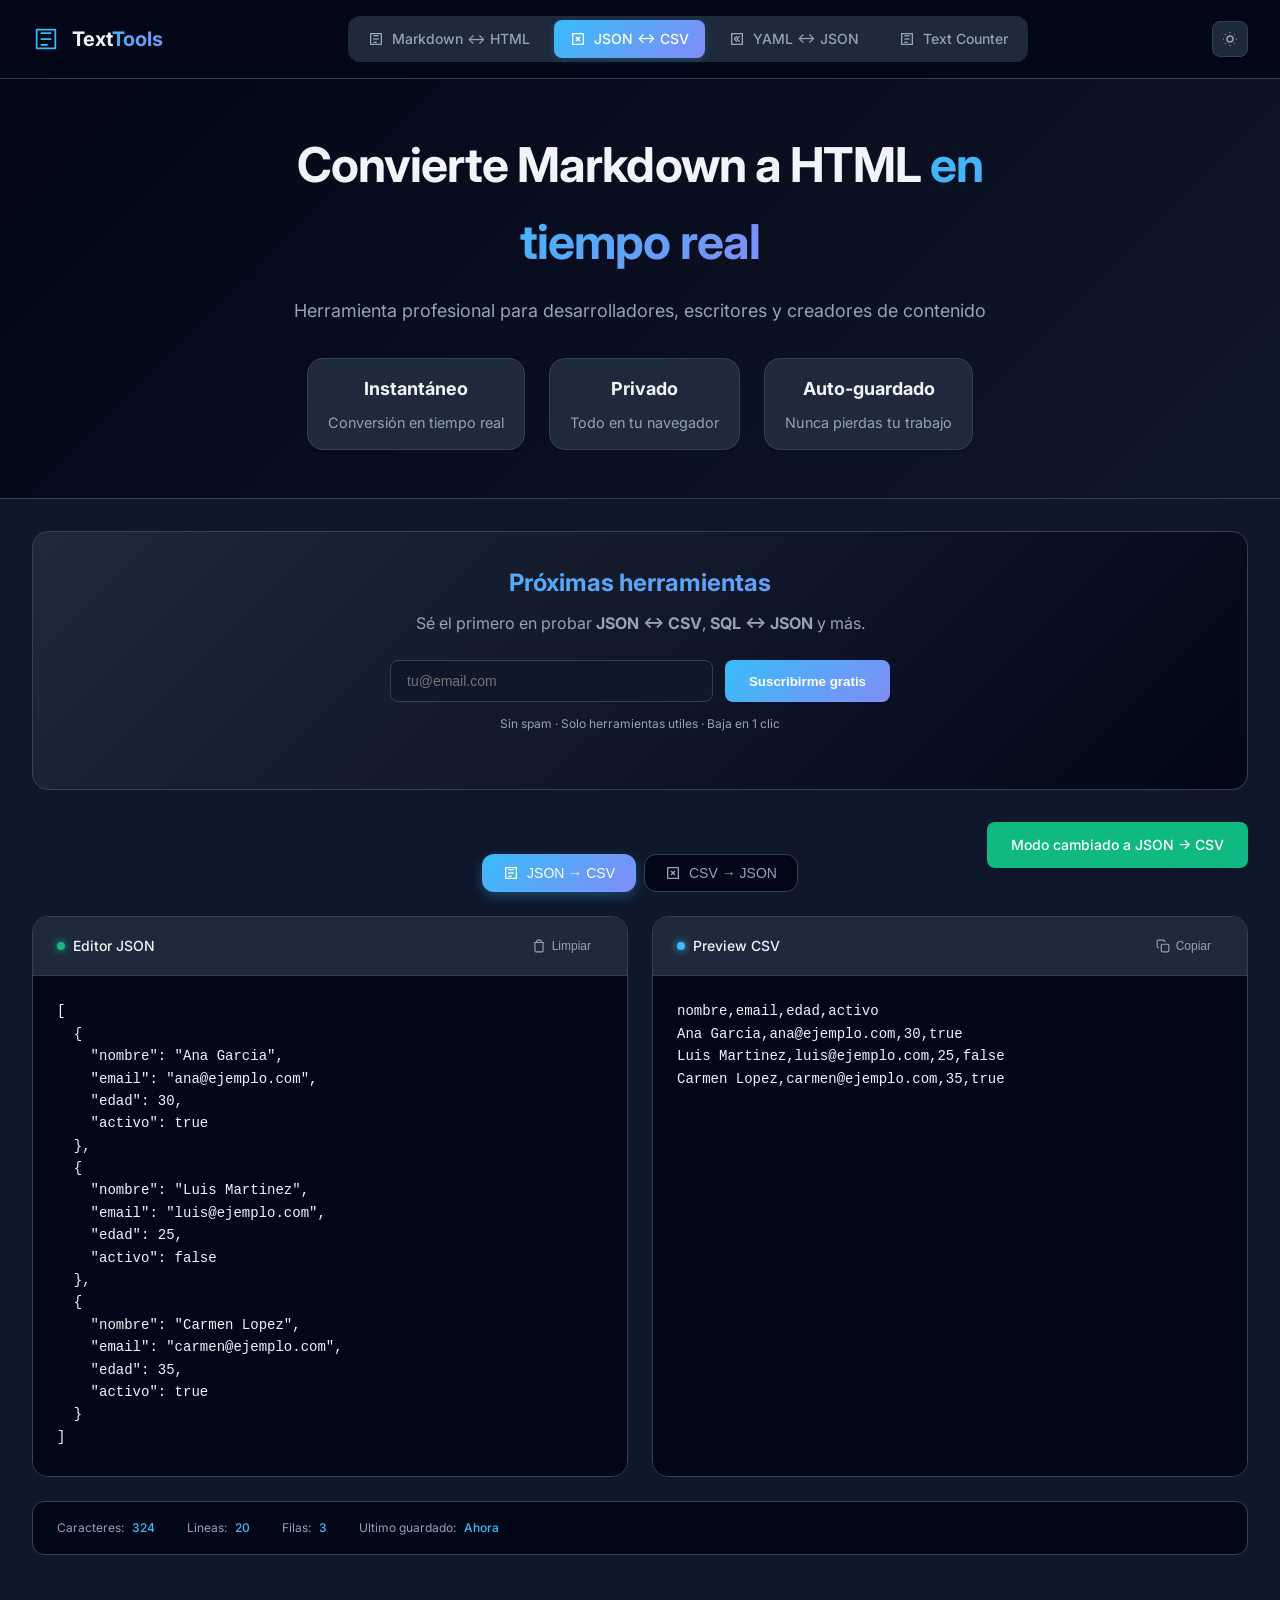
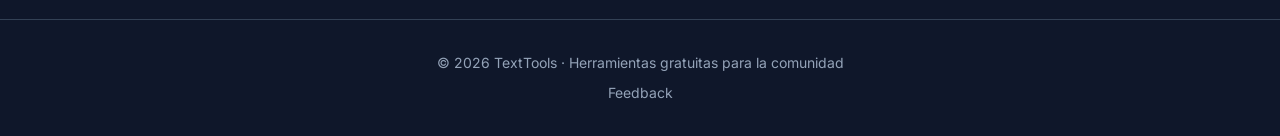
<file: json-csv.html>
<!DOCTYPE html>
<html lang="es">
<head>
    <meta charset="UTF-8">
    <meta name="viewport" content="width=device-width, initial-scale=1.0">
    <meta name="description" content="Convierte JSON a CSV y CSV a JSON. Herramienta gratuita para desarrolladores.">
    <meta name="author" content="TextTools">
    <title>JSON a CSV · TextTools</title>
    <link rel="preconnect" href="https://fonts.googleapis.com">
    <link rel="preconnect" href="https://fonts.gstatic.com" crossorigin>
    <link href="https://fonts.googleapis.com/css2?family=Inter:opsz,wght@14..32,300;14..32,400;14..32,500;14..32,600;14..32,700&display=swap" rel="stylesheet">
    <link rel="stylesheet" href="style.css">
</head>
<body>
    <nav class="navbar">
        <div class="nav-container">
            <div class="logo">
                <svg width="28" height="28" viewBox="0 0 24 24" fill="none" xmlns="http://www.w3.org/2000/svg">
                    <path d="M4 4H20V20H4V4Z" stroke="currentColor" stroke-width="1.5" stroke-linecap="round" stroke-linejoin="round"/>
                    <path d="M8 7H16" stroke="currentColor" stroke-width="1.5" stroke-linecap="round"/>
                    <path d="M8 12H16" stroke="currentColor" stroke-width="1.5" stroke-linecap="round"/>
                    <path d="M8 17H13" stroke="currentColor" stroke-width="1.5" stroke-linecap="round"/>
                </svg>
                <span>Text<span class="highlight">Tools</span></span>
            </div>
            
            <div class="nav-links">
                <a href="/" class="nav-link" data-tool="markdown">
                    <svg width="16" height="16" viewBox="0 0 24 24" fill="none" stroke="currentColor" stroke-width="2">
                        <path d="M4 4H20V20H4V4Z"/>
                        <path d="M8 7H16"/>
                        <path d="M8 12H16"/>
                        <path d="M8 17H13"/>
                    </svg>
                    Markdown ↔ HTML
                </a>
                <a href="/json-csv.html" class="nav-link" data-tool="json-csv">
                    <svg width="16" height="16" viewBox="0 0 24 24" fill="none" stroke="currentColor" stroke-width="2">
                        <path d="M4 4H20V20H4V4Z"/>
                        <path d="M9 9L15 15"/>
                        <path d="M15 9L9 15"/>
                    </svg>
                    JSON ↔ CSV
                </a>
                <a href="/yaml-json.html" class="nav-link" data-tool="yaml-json">
                    <svg width="16" height="16" viewBox="0 0 24 24" fill="none" stroke="currentColor" stroke-width="2">
                        <path d="M4 4H20V20H4V4Z"/>
                        <path d="M12 8L8 12L12 16"/>
                        <path d="M16 8L12 12L16 16"/>
                    </svg>
                    YAML ↔ JSON
                </a>
                <a href="/text-counter.html" class="nav-link" data-tool="text-counter">
                    <svg width="16" height="16" viewBox="0 0 24 24" fill="none" stroke="currentColor" stroke-width="2">
                        <path d="M4 4H20V20H4V4Z"/>
                        <path d="M8 7H16"/>
                        <path d="M8 12H16"/>
                        <path d="M8 17H13"/>
                    </svg>
                    Text Counter
                </a>
            </div>
            
            <div class="nav-actions">
                <button class="btn-icon" id="themeToggle" aria-label="Cambiar tema">
                    <svg width="18" height="18" viewBox="0 0 24 24" fill="none" stroke="currentColor" stroke-width="2">
                        <path d="M12 3v1m0 16v1m9-9h-1M4 12H3m15.364 6.364l-.707-.707M6.343 6.343l-.707-.707m12.728 0l-.707.707M6.343 17.657l-.707.707M16 12a4 4 0 11-8 0 4 4 0 018 0z"/>
                    </svg>
                </button>
            </div>
        </div>
    </nav>

    <section class="hero">
        <div class="hero-content">
            <h1>Convierte Markdown a HTML <span class="gradient">en tiempo real</span></h1>
            <p>Herramienta profesional para desarrolladores, escritores y creadores de contenido</p>
            <div class="hero-stats">
                <div class="stat">
                    <span class="stat-value">Instantáneo</span>
                    <span class="stat-label">Conversión en tiempo real</span>
                </div>
                <div class="stat">
                    <span class="stat-value">Privado</span>
                    <span class="stat-label">Todo en tu navegador</span>
                </div>
                <div class="stat">
                    <span class="stat-value">Auto-guardado</span>
                    <span class="stat-label">Nunca pierdas tu trabajo</span>
                </div>
            </div>
        </div>
    </section>

    <section class="email-capture">
        <div class="email-container">
            <div class="email-content">
                <h3>Próximas herramientas</h3>
                <p>Sé el primero en probar <strong>JSON ↔ CSV</strong>, <strong>SQL ↔ JSON</strong> y más.</p>
                <form action="https://buttondown.email/api/emails/embed-subscribe/macs" method="post" target="_blank" class="email-form">
                    <div class="form-group">
                        <input type="email" name="email" id="bd-email" placeholder="tu@email.com" required>
                        <button type="submit" class="btn-subscribe">
                            Suscribirme gratis
                        </button>
                    </div>
                    <p class="form-note">Sin spam · Solo herramientas utiles · Baja en 1 clic</p>
                </form>
            </div>
        </div>
    </section>

    <main class="main-container">
        <div class="mode-selector">
            <button class="mode-btn active" data-mode="json-to-csv">
                <svg width="16" height="16" viewBox="0 0 24 24" fill="none" stroke="currentColor" stroke-width="2">
                    <path d="M4 4H20V20H4V4Z"/>
                    <path d="M8 7H16"/>
                    <path d="M8 12H16"/>
                    <path d="M8 17H13"/>
                </svg>
                JSON → CSV
            </button>
            <button class="mode-btn" data-mode="csv-to-json">
                <svg width="16" height="16" viewBox="0 0 24 24" fill="none" stroke="currentColor" stroke-width="2">
                    <path d="M4 4H20V20H4V4Z"/>
                    <path d="M9 9L15 15"/>
                    <path d="M15 9L9 15"/>
                </svg>
                CSV → JSON
            </button>
        </div>

        <div class="editor-container">
            <div class="panel panel-left">
                <div class="panel-header">
                    <div class="panel-title">
                        <span class="dot dot-green"></span>
                        <span id="inputLabel">Editor JSON</span>
                    </div>
                    <div class="panel-actions">
                        <button class="btn-clear" id="clearBtn">
                            <svg width="14" height="14" viewBox="0 0 24 24" fill="none" stroke="currentColor" stroke-width="2">
                                <path d="M3 6h18M19 6v14a2 2 0 01-2 2H7a2 2 0 01-2-2V6m3 0V4a2 2 0 012-2h4a2 2 0 012 2v2"/>
                            </svg>
                            Limpiar
                        </button>
                    </div>
                </div>
                <div class="panel-content">
                    <textarea id="inputText" placeholder='[
  {
    "nombre": "Ana Garcia",
    "email": "ana@ejemplo.com",
    "edad": 30
  },
  {
    "nombre": "Luis Martinez",
    "email": "luis@ejemplo.com",
    "edad": 25
  }
]'></textarea>
                </div>
            </div>

            <div class="panel panel-right">
                <div class="panel-header">
                    <div class="panel-title">
                        <span class="dot dot-blue"></span>
                        <span id="outputLabel">Preview CSV</span>
                    </div>
                    <div class="panel-actions">
                        <button class="btn-copy" id="copyBtn">
                            <svg width="14" height="14" viewBox="0 0 24 24" fill="none" stroke="currentColor" stroke-width="2">
                                <rect x="9" y="9" width="13" height="13" rx="2" ry="2"></rect>
                                <path d="M5 15H4a2 2 0 01-2-2V4a2 2 0 012-2h9a2 2 0 012 2v1"></path>
                            </svg>
                            Copiar
                        </button>
                    </div>
                </div>
                <div class="panel-content">
                    <pre id="outputPreview" class="preview-content" style="font-family: monospace; font-size: 0.875rem; white-space: pre-wrap;"></pre>
                </div>
            </div>
        </div>

        <div class="info-bar">
            <div class="info-item">
                <span class="info-label">Caracteres:</span>
                <span class="info-value" id="charCount">0</span>
            </div>
            <div class="info-item">
                <span class="info-label">Lineas:</span>
                <span class="info-value" id="lineCount">0</span>
            </div>
            <div class="info-item">
                <span class="info-label">Filas:</span>
                <span class="info-value" id="rowCount">0</span>
            </div>
            <div class="info-item">
                <span class="info-label">Ultimo guardado:</span>
                <span class="info-value" id="lastSaved">Ahora</span>
            </div>
        </div>
    </main>

    <footer class="footer">
        <div class="footer-content">
            <p>© 2026 TextTools · Herramientas gratuitas para la comunidad</p>
            <div class="footer-links">
                <a href="#" id="feedbackBtn">Feedback</a>
            </div>
        </div>
    </footer>

    <div id="toast" class="toast hidden"></div>

    <script src="script-json-csv.js"></script>
</body>
</html>
</file>
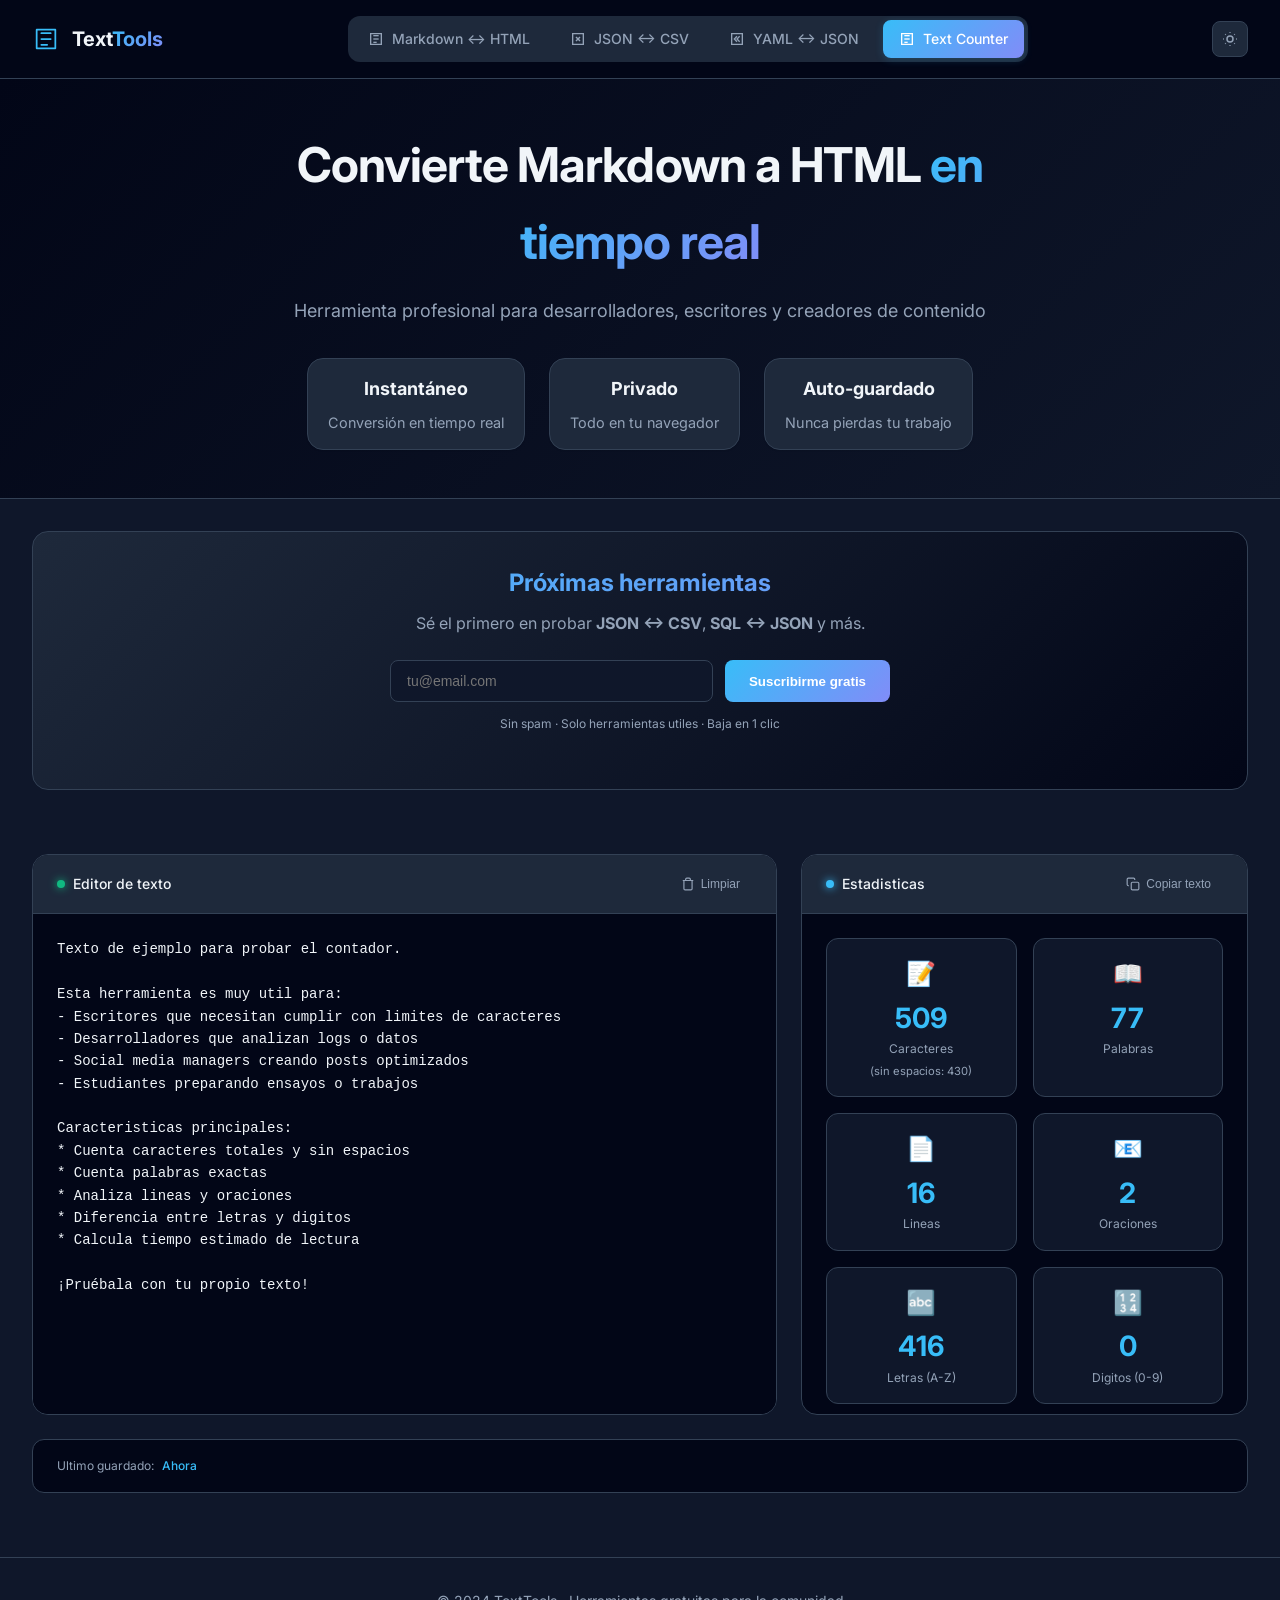
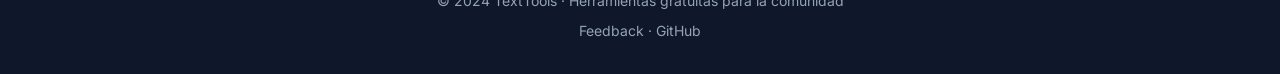
<file: text-counter.html>
<!DOCTYPE html>
<html lang="es">
<head>
    <meta charset="UTF-8">
    <meta name="viewport" content="width=device-width, initial-scale=1.0">
    <meta name="description" content="Contador de caracteres, palabras, lineas y mas. Herramienta gratuita para escritores y desarrolladores.">
    <meta name="author" content="TextTools">
    <title>Text Counter · TextTools</title>
    <link rel="preconnect" href="https://fonts.googleapis.com">
    <link rel="preconnect" href="https://fonts.gstatic.com" crossorigin>
    <link href="https://fonts.googleapis.com/css2?family=Inter:opsz,wght@14..32,300;14..32,400;14..32,500;14..32,600;14..32,700&display=swap" rel="stylesheet">
    <link rel="stylesheet" href="style.css">
</head>
<body>
    <nav class="navbar">
        <div class="nav-container">
            <div class="logo">
                <svg width="28" height="28" viewBox="0 0 24 24" fill="none" xmlns="http://www.w3.org/2000/svg">
                    <path d="M4 4H20V20H4V4Z" stroke="currentColor" stroke-width="1.5" stroke-linecap="round" stroke-linejoin="round"/>
                    <path d="M8 7H16" stroke="currentColor" stroke-width="1.5" stroke-linecap="round"/>
                    <path d="M8 12H16" stroke="currentColor" stroke-width="1.5" stroke-linecap="round"/>
                    <path d="M8 17H13" stroke="currentColor" stroke-width="1.5" stroke-linecap="round"/>
                </svg>
                <span>Text<span class="highlight">Tools</span></span>
            </div>
            
            <div class="nav-links">
                <a href="/" class="nav-link" data-tool="markdown">
                    <svg width="16" height="16" viewBox="0 0 24 24" fill="none" stroke="currentColor" stroke-width="2">
                        <path d="M4 4H20V20H4V4Z"/>
                        <path d="M8 7H16"/>
                        <path d="M8 12H16"/>
                        <path d="M8 17H13"/>
                    </svg>
                    Markdown ↔ HTML
                </a>
                <a href="/json-csv.html" class="nav-link" data-tool="json-csv">
                    <svg width="16" height="16" viewBox="0 0 24 24" fill="none" stroke="currentColor" stroke-width="2">
                        <path d="M4 4H20V20H4V4Z"/>
                        <path d="M9 9L15 15"/>
                        <path d="M15 9L9 15"/>
                    </svg>
                    JSON ↔ CSV
                </a>
                <a href="/yaml-json.html" class="nav-link" data-tool="yaml-json">
                    <svg width="16" height="16" viewBox="0 0 24 24" fill="none" stroke="currentColor" stroke-width="2">
                        <path d="M4 4H20V20H4V4Z"/>
                        <path d="M12 8L8 12L12 16"/>
                        <path d="M16 8L12 12L16 16"/>
                    </svg>
                    YAML ↔ JSON
                </a>
                <a href="/text-counter.html" class="nav-link active" data-tool="text-counter">
                    <svg width="16" height="16" viewBox="0 0 24 24" fill="none" stroke="currentColor" stroke-width="2">
                        <path d="M4 4H20V20H4V4Z"/>
                        <path d="M8 7H16"/>
                        <path d="M8 12H16"/>
                        <path d="M8 17H13"/>
                    </svg>
                    Text Counter
                </a>
            </div>
            
            <div class="nav-actions">
                <button class="btn-icon" id="themeToggle" aria-label="Cambiar tema">
                    <svg width="18" height="18" viewBox="0 0 24 24" fill="none" stroke="currentColor" stroke-width="2">
                        <path d="M12 3v1m0 16v1m9-9h-1M4 12H3m15.364 6.364l-.707-.707M6.343 6.343l-.707-.707m12.728 0l-.707.707M6.343 17.657l-.707.707M16 12a4 4 0 11-8 0 4 4 0 018 0z"/>
                    </svg>
                </button>
            </div>
        </div>
    </nav>

    <section class="hero">
        <div class="hero-content">
            <h1>Convierte Markdown a HTML <span class="gradient">en tiempo real</span></h1>
            <p>Herramienta profesional para desarrolladores, escritores y creadores de contenido</p>
            <div class="hero-stats">
                <div class="stat">
                    <span class="stat-value">Instantáneo</span>
                    <span class="stat-label">Conversión en tiempo real</span>
                </div>
                <div class="stat">
                    <span class="stat-value">Privado</span>
                    <span class="stat-label">Todo en tu navegador</span>
                </div>
                <div class="stat">
                    <span class="stat-value">Auto-guardado</span>
                    <span class="stat-label">Nunca pierdas tu trabajo</span>
                </div>
            </div>
        </div>
    </section>

    <section class="email-capture">
        <div class="email-container">
            <div class="email-content">
                <h3>Próximas herramientas</h3>
                <p>Sé el primero en probar <strong>JSON ↔ CSV</strong>, <strong>SQL ↔ JSON</strong> y más.</p>
                <form action="https://buttondown.email/api/emails/embed-subscribe/macs" method="post" target="_blank" class="email-form">
                    <div class="form-group">
                        <input type="email" name="email" id="bd-email" placeholder="tu@email.com" required>
                        <button type="submit" class="btn-subscribe">
                            Suscribirme gratis
                        </button>
                    </div>
                    <p class="form-note">Sin spam · Solo herramientas utiles · Baja en 1 clic</p>
                </form>
            </div>
        </div>
    </section>

    <main class="main-container">
        <div class="editor-container" style="grid-template-columns: 1fr 0.6fr;">
            <div class="panel panel-left">
                <div class="panel-header">
                    <div class="panel-title">
                        <span class="dot dot-green"></span>
                        <span>Editor de texto</span>
                    </div>
                    <div class="panel-actions">
                        <button class="btn-clear" id="clearBtn">
                            <svg width="14" height="14" viewBox="0 0 24 24" fill="none" stroke="currentColor" stroke-width="2">
                                <path d="M3 6h18M19 6v14a2 2 0 01-2 2H7a2 2 0 01-2-2V6m3 0V4a2 2 0 012-2h4a2 2 0 012 2v2"/>
                            </svg>
                            Limpiar
                        </button>
                    </div>
                </div>
                <div class="panel-content">
                    <textarea id="inputText" placeholder="Escribe o pega tu texto aqui..."></textarea>
                </div>
            </div>

            <div class="panel panel-right">
                <div class="panel-header">
                    <div class="panel-title">
                        <span class="dot dot-blue"></span>
                        <span>Estadisticas</span>
                    </div>
                    <div class="panel-actions">
                        <button class="btn-copy" id="copyBtn">
                            <svg width="14" height="14" viewBox="0 0 24 24" fill="none" stroke="currentColor" stroke-width="2">
                                <rect x="9" y="9" width="13" height="13" rx="2" ry="2"></rect>
                                <path d="M5 15H4a2 2 0 01-2-2V4a2 2 0 012-2h9a2 2 0 012 2v1"></path>
                            </svg>
                            Copiar texto
                        </button>
                    </div>
                </div>
                <div class="panel-content">
                    <div class="stats-grid">
                        <div class="stat-card">
                            <div class="stat-icon">📝</div>
                            <div class="stat-number" id="charCount">0</div>
                            <div class="stat-name">Caracteres</div>
                            <div class="stat-sub" id="charNoSpace">(sin espacios: 0)</div>
                        </div>
                        <div class="stat-card">
                            <div class="stat-icon">📖</div>
                            <div class="stat-number" id="wordCount">0</div>
                            <div class="stat-name">Palabras</div>
                        </div>
                        <div class="stat-card">
                            <div class="stat-icon">📄</div>
                            <div class="stat-number" id="lineCount">0</div>
                            <div class="stat-name">Lineas</div>
                        </div>
                        <div class="stat-card">
                            <div class="stat-icon">📧</div>
                            <div class="stat-number" id="sentenceCount">0</div>
                            <div class="stat-name">Oraciones</div>
                        </div>
                        <div class="stat-card">
                            <div class="stat-icon">🔤</div>
                            <div class="stat-number" id="letterCount">0</div>
                            <div class="stat-name">Letras (A-Z)</div>
                        </div>
                        <div class="stat-card">
                            <div class="stat-icon">🔢</div>
                            <div class="stat-number" id="digitCount">0</div>
                            <div class="stat-name">Digitos (0-9)</div>
                        </div>
                        <div class="stat-card">
                            <div class="stat-icon">␣</div>
                            <div class="stat-number" id="spaceCount">0</div>
                            <div class="stat-name">Espacios</div>
                        </div>
                        <div class="stat-card">
                            <div class="stat-icon">📊</div>
                            <div class="stat-number" id="readingTime">0</div>
                            <div class="stat-name">Tiempo lectura</div>
                            <div class="stat-sub">minutos</div>
                        </div>
                    </div>
                </div>
            </div>
        </div>

        <div class="info-bar">
            <div class="info-item">
                <span class="info-label">Ultimo guardado:</span>
                <span class="info-value" id="lastSaved">Ahora</span>
            </div>
        </div>
    </main>

    <footer class="footer">
        <div class="footer-content">
            <p>© 2024 TextTools · Herramientas gratuitas para la comunidad</p>
            <div class="footer-links">
                <a href="#" id="feedbackBtn">Feedback</a>
                <span>·</span>
                <a href="#" id="githubBtn">GitHub</a>
            </div>
        </div>
    </footer>

    <div id="toast" class="toast hidden"></div>

    <script src="script-text-counter.js"></script>
</body>
</html>
</file>
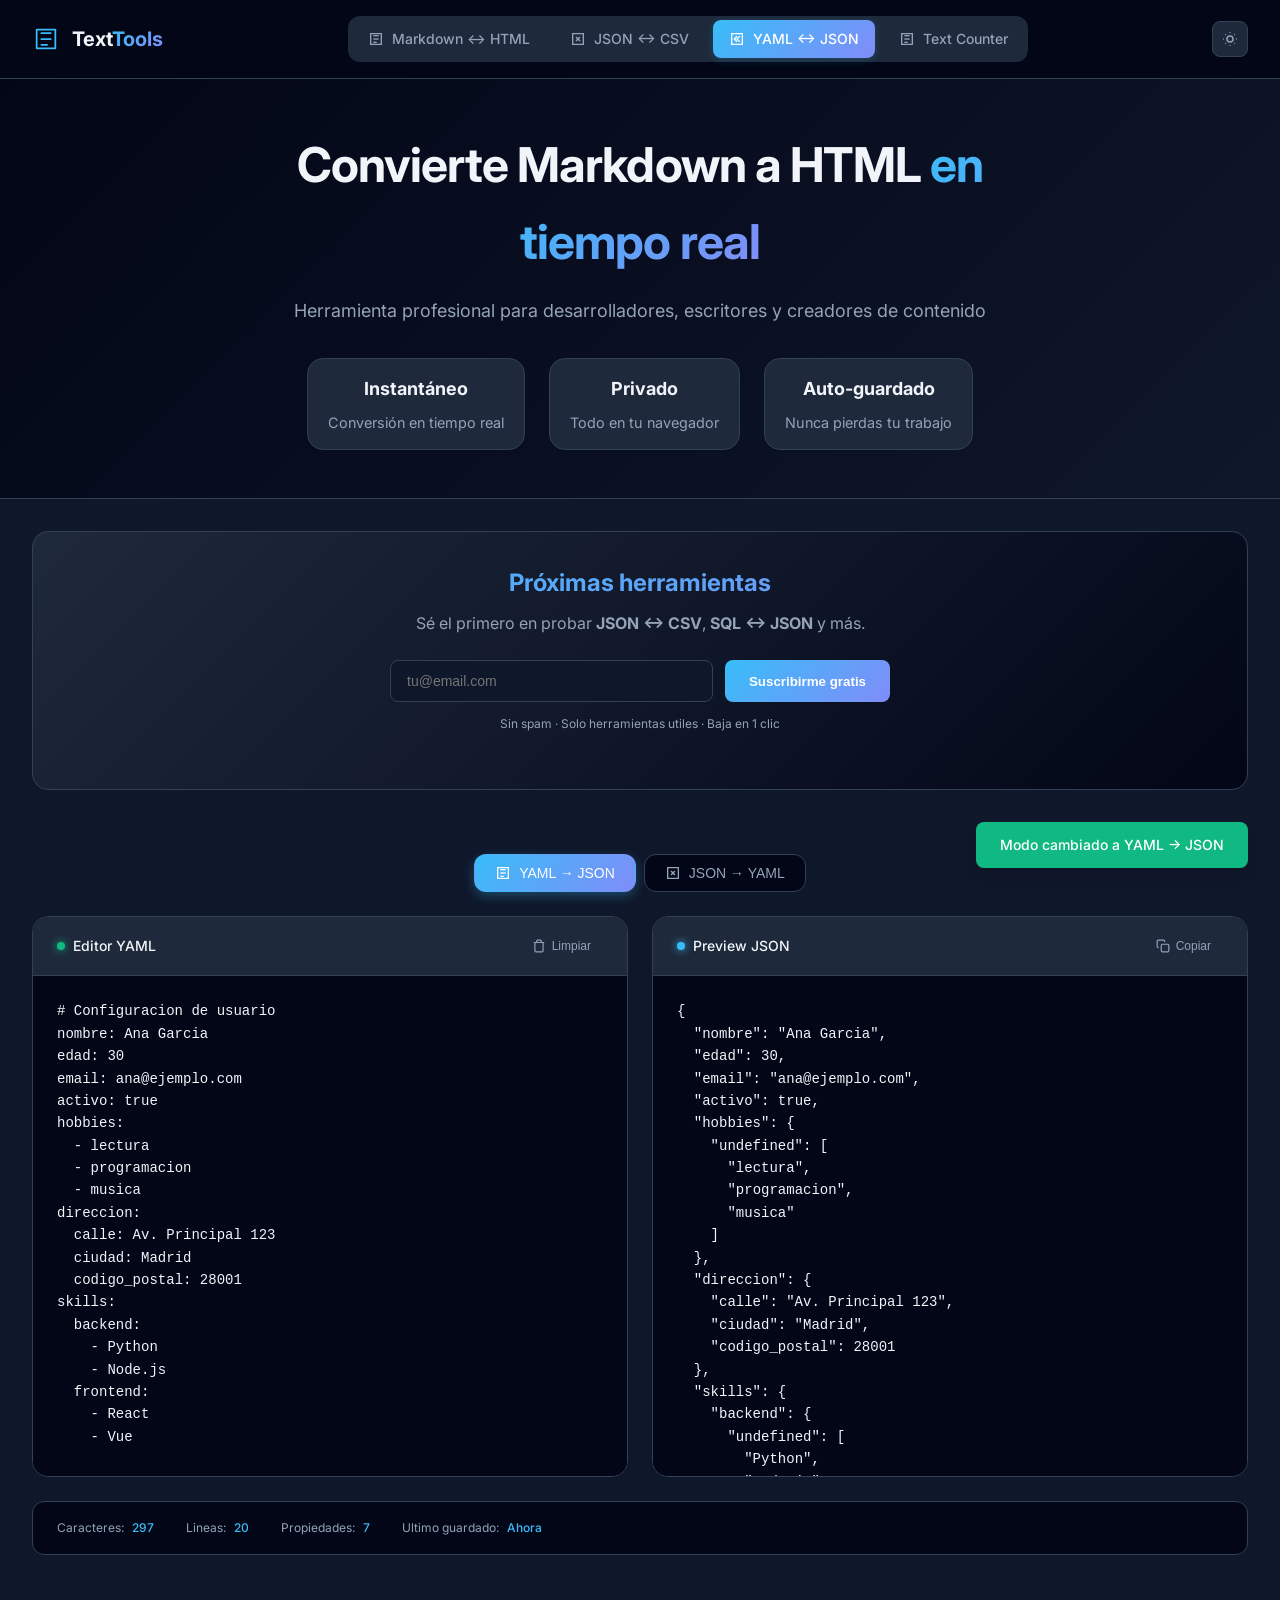
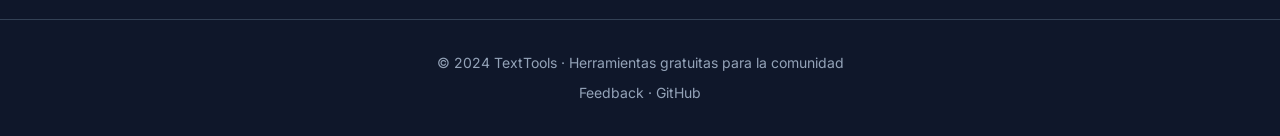
<file: yaml-json.html>
<!DOCTYPE html>
<html lang="es">
<head>
    <meta charset="UTF-8">
    <meta name="viewport" content="width=device-width, initial-scale=1.0">
    <meta name="description" content="Convierte YAML a JSON y JSON a YAML. Herramienta gratuita para desarrolladores.">
    <meta name="author" content="TextTools">
    <title>YAML a JSON · TextTools</title>
    <link rel="preconnect" href="https://fonts.googleapis.com">
    <link rel="preconnect" href="https://fonts.gstatic.com" crossorigin>
    <link href="https://fonts.googleapis.com/css2?family=Inter:opsz,wght@14..32,300;14..32,400;14..32,500;14..32,600;14..32,700&display=swap" rel="stylesheet">
    <link rel="stylesheet" href="style.css">
</head>
<body>
    <nav class="navbar">
        <div class="nav-container">
            <div class="logo">
                <svg width="28" height="28" viewBox="0 0 24 24" fill="none" xmlns="http://www.w3.org/2000/svg">
                    <path d="M4 4H20V20H4V4Z" stroke="currentColor" stroke-width="1.5" stroke-linecap="round" stroke-linejoin="round"/>
                    <path d="M8 7H16" stroke="currentColor" stroke-width="1.5" stroke-linecap="round"/>
                    <path d="M8 12H16" stroke="currentColor" stroke-width="1.5" stroke-linecap="round"/>
                    <path d="M8 17H13" stroke="currentColor" stroke-width="1.5" stroke-linecap="round"/>
                </svg>
                <span>Text<span class="highlight">Tools</span></span>
            </div>
            
            <div class="nav-links">
                <a href="/" class="nav-link" data-tool="markdown">
                    <svg width="16" height="16" viewBox="0 0 24 24" fill="none" stroke="currentColor" stroke-width="2">
                        <path d="M4 4H20V20H4V4Z"/>
                        <path d="M8 7H16"/>
                        <path d="M8 12H16"/>
                        <path d="M8 17H13"/>
                    </svg>
                    Markdown ↔ HTML
                </a>
                <a href="/json-csv.html" class="nav-link" data-tool="json-csv">
                    <svg width="16" height="16" viewBox="0 0 24 24" fill="none" stroke="currentColor" stroke-width="2">
                        <path d="M4 4H20V20H4V4Z"/>
                        <path d="M9 9L15 15"/>
                        <path d="M15 9L9 15"/>
                    </svg>
                    JSON ↔ CSV
                </a>
                <a href="/yaml-json.html" class="nav-link" data-tool="yaml-json">
                    <svg width="16" height="16" viewBox="0 0 24 24" fill="none" stroke="currentColor" stroke-width="2">
                        <path d="M4 4H20V20H4V4Z"/>
                        <path d="M12 8L8 12L12 16"/>
                        <path d="M16 8L12 12L16 16"/>
                    </svg>
                    YAML ↔ JSON
                </a>
                <a href="/text-counter.html" class="nav-link" data-tool="text-counter">
                    <svg width="16" height="16" viewBox="0 0 24 24" fill="none" stroke="currentColor" stroke-width="2">
                        <path d="M4 4H20V20H4V4Z"/>
                        <path d="M8 7H16"/>
                        <path d="M8 12H16"/>
                        <path d="M8 17H13"/>
                    </svg>
                    Text Counter
                </a>
            </div>
            
            <div class="nav-actions">
                <button class="btn-icon" id="themeToggle" aria-label="Cambiar tema">
                    <svg width="18" height="18" viewBox="0 0 24 24" fill="none" stroke="currentColor" stroke-width="2">
                        <path d="M12 3v1m0 16v1m9-9h-1M4 12H3m15.364 6.364l-.707-.707M6.343 6.343l-.707-.707m12.728 0l-.707.707M6.343 17.657l-.707.707M16 12a4 4 0 11-8 0 4 4 0 018 0z"/>
                    </svg>
                </button>
            </div>
        </div>
    </nav>

    <section class="hero">
        <div class="hero-content">
            <h1>Convierte Markdown a HTML <span class="gradient">en tiempo real</span></h1>
            <p>Herramienta profesional para desarrolladores, escritores y creadores de contenido</p>
            <div class="hero-stats">
                <div class="stat">
                    <span class="stat-value">Instantáneo</span>
                    <span class="stat-label">Conversión en tiempo real</span>
                </div>
                <div class="stat">
                    <span class="stat-value">Privado</span>
                    <span class="stat-label">Todo en tu navegador</span>
                </div>
                <div class="stat">
                    <span class="stat-value">Auto-guardado</span>
                    <span class="stat-label">Nunca pierdas tu trabajo</span>
                </div>
            </div>
        </div>
    </section>

    <section class="email-capture">
        <div class="email-container">
            <div class="email-content">
                <h3>Próximas herramientas</h3>
                <p>Sé el primero en probar <strong>JSON ↔ CSV</strong>, <strong>SQL ↔ JSON</strong> y más.</p>
                <form action="https://buttondown.email/api/emails/embed-subscribe/macs" method="post" target="_blank" class="email-form">
                    <div class="form-group">
                        <input type="email" name="email" id="bd-email" placeholder="tu@email.com" required>
                        <button type="submit" class="btn-subscribe">
                            Suscribirme gratis
                        </button>
                    </div>
                    <p class="form-note">Sin spam · Solo herramientas utiles · Baja en 1 clic</p>
                </form>
            </div>
        </div>
    </section>

    <main class="main-container">
        <div class="mode-selector">
            <button class="mode-btn active" data-mode="yaml-to-json">
                <svg width="16" height="16" viewBox="0 0 24 24" fill="none" stroke="currentColor" stroke-width="2">
                    <path d="M4 4H20V20H4V4Z"/>
                    <path d="M8 7H16"/>
                    <path d="M8 12H16"/>
                    <path d="M8 17H13"/>
                </svg>
                YAML → JSON
            </button>
            <button class="mode-btn" data-mode="json-to-yaml">
                <svg width="16" height="16" viewBox="0 0 24 24" fill="none" stroke="currentColor" stroke-width="2">
                    <path d="M4 4H20V20H4V4Z"/>
                    <path d="M9 9L15 15"/>
                    <path d="M15 9L9 15"/>
                </svg>
                JSON → YAML
            </button>
        </div>

        <div class="editor-container">
            <div class="panel panel-left">
                <div class="panel-header">
                    <div class="panel-title">
                        <span class="dot dot-green"></span>
                        <span id="inputLabel">Editor YAML</span>
                    </div>
                    <div class="panel-actions">
                        <button class="btn-clear" id="clearBtn">
                            <svg width="14" height="14" viewBox="0 0 24 24" fill="none" stroke="currentColor" stroke-width="2">
                                <path d="M3 6h18M19 6v14a2 2 0 01-2 2H7a2 2 0 01-2-2V6m3 0V4a2 2 0 012-2h4a2 2 0 012 2v2"/>
                            </svg>
                            Limpiar
                        </button>
                    </div>
                </div>
                <div class="panel-content">
                    <textarea id="inputText" placeholder='# Ejemplo de YAML
nombre: Ana Garcia
edad: 30
email: ana@ejemplo.com
activo: true
hobbies:
  - lectura
  - programacion
  - musica
direccion:
  calle: Av. Principal 123
  ciudad: Madrid
  codigo_postal: 28001'></textarea>
                </div>
            </div>

            <div class="panel panel-right">
                <div class="panel-header">
                    <div class="panel-title">
                        <span class="dot dot-blue"></span>
                        <span id="outputLabel">Preview JSON</span>
                    </div>
                    <div class="panel-actions">
                        <button class="btn-copy" id="copyBtn">
                            <svg width="14" height="14" viewBox="0 0 24 24" fill="none" stroke="currentColor" stroke-width="2">
                                <rect x="9" y="9" width="13" height="13" rx="2" ry="2"></rect>
                                <path d="M5 15H4a2 2 0 01-2-2V4a2 2 0 012-2h9a2 2 0 012 2v1"></path>
                            </svg>
                            Copiar
                        </button>
                    </div>
                </div>
                <div class="panel-content">
                    <pre id="outputPreview" class="preview-content" style="font-family: monospace; font-size: 0.875rem; white-space: pre-wrap;"></pre>
                </div>
            </div>
        </div>

        <div class="info-bar">
            <div class="info-item">
                <span class="info-label">Caracteres:</span>
                <span class="info-value" id="charCount">0</span>
            </div>
            <div class="info-item">
                <span class="info-label">Lineas:</span>
                <span class="info-value" id="lineCount">0</span>
            </div>
            <div class="info-item">
                <span class="info-label">Propiedades:</span>
                <span class="info-value" id="propCount">0</span>
            </div>
            <div class="info-item">
                <span class="info-label">Ultimo guardado:</span>
                <span class="info-value" id="lastSaved">Ahora</span>
            </div>
        </div>
    </main>

    <footer class="footer">
        <div class="footer-content">
            <p>© 2024 TextTools · Herramientas gratuitas para la comunidad</p>
            <div class="footer-links">
                <a href="#" id="feedbackBtn">Feedback</a>
                <span>·</span>
                <a href="#" id="githubBtn">GitHub</a>
            </div>
        </div>
    </footer>

    <div id="toast" class="toast hidden"></div>

    <script src="script-yaml-json.js"></script>
</body>
</html>
</file>
<file: style.css>
/* Reset y variables */
:root {
    --bg-primary: #0f172a;
    --bg-secondary: #1e293b;
    --bg-tertiary: #020617;
    --text-primary: #f1f5f9;
    --text-secondary: #94a3b8;
    --accent-primary: #38bdf8;
    --accent-secondary: #818cf8;
    --border-color: #334155;
    --success: #10b981;
    --danger: #ef4444;
    --shadow-sm: 0 1px 2px 0 rgb(0 0 0 / 0.05);
    --shadow-md: 0 4px 6px -1px rgb(0 0 0 / 0.1);
    --shadow-lg: 0 10px 15px -3px rgb(0 0 0 / 0.1);
}

* {
    margin: 0;
    padding: 0;
    box-sizing: border-box;
}

body {
    font-family: 'Inter', -apple-system, BlinkMacSystemFont, 'Segoe UI', sans-serif;
    background: var(--bg-primary);
    color: var(--text-primary);
    line-height: 1.6;
    overflow-x: hidden;
}

body.theme-light {
    --bg-primary: #f8fafc;
    --bg-secondary: #e2e8f0;
    --bg-tertiary: #ffffff;
    --text-primary: #0f172a;
    --text-secondary: #475569;
    --accent-primary: #3b82f6;
    --accent-secondary: #6366f1;
    --border-color: #cbd5e1;
    --success: #059669;
    --danger: #b91c1c;
}

/* Navbar */
.navbar {
    position: sticky;
    top: 0;
    background: var(--bg-tertiary);
    border-bottom: 1px solid var(--border-color);
    backdrop-filter: blur(10px);
    z-index: 100;
}

.nav-container {
    max-width: 1400px;
    margin: 0 auto;
    padding: 1rem 2rem;
    display: flex;
    justify-content: space-between;
    align-items: center;
}

.logo {
    display: flex;
    align-items: center;
    gap: 0.75rem;
    font-size: 1.25rem;
    font-weight: 700;
}

.logo svg {
    color: var(--accent-primary);
}

.highlight {
    background: linear-gradient(135deg, var(--accent-primary), var(--accent-secondary));
    -webkit-background-clip: text;
    background-clip: text;
    color: transparent;
}

.tool-badge .badge {
    background: var(--bg-secondary);
    padding: 0.375rem 1rem;
    border-radius: 9999px;
    font-size: 0.875rem;
    font-weight: 500;
    border: 1px solid var(--border-color);
}

.btn-icon {
    background: var(--bg-secondary);
    border: 1px solid var(--border-color);
    padding: 0.5rem;
    border-radius: 0.5rem;
    cursor: pointer;
    color: var(--text-secondary);
    transition: all 0.2s;
    display: flex;
    align-items: center;
}

.btn-icon:hover {
    background: var(--border-color);
    color: var(--text-primary);
    transform: scale(1.05);
}

/* Hero Section */
.hero {
    background: linear-gradient(135deg, var(--bg-tertiary) 0%, var(--bg-primary) 100%);
    border-bottom: 1px solid var(--border-color);
    padding: 3rem 2rem;
}

.hero-content {
    max-width: 800px;
    margin: 0 auto;
    text-align: center;
}

.hero h1 {
    font-size: 3rem;
    font-weight: 700;
    margin-bottom: 1rem;
    letter-spacing: -0.02em;
}

.gradient {
    background: linear-gradient(135deg, var(--accent-primary), var(--accent-secondary));
    -webkit-background-clip: text;
    background-clip: text;
    color: transparent;
}

.hero p {
    font-size: 1.125rem;
    color: var(--text-secondary);
    margin-bottom: 2rem;
}

.hero-stats {
    display: flex;
    justify-content: center;
    gap: 1.5rem;
    flex-wrap: wrap;
}

.stat {
    text-align: center;
    background: var(--bg-secondary);
    border: 1px solid var(--border-color);
    border-radius: 1rem;
    padding: 1rem 1.25rem;
    min-width: 180px;
    box-shadow: var(--shadow-sm);
}

.stat-value {
    display: block;
    font-weight: 700;
    font-size: 1.125rem;
    margin-bottom: 0.5rem;
}

.stat-label {
    display: block;
    font-size: 0.9rem;
    color: var(--text-secondary);
    line-height: 1.5;
}

/* Main Container */
.main-container {
    max-width: 1400px;
    margin: 0 auto;
    padding: 2rem;
}

/* Editor Container */
.editor-container {
    display: grid;
    grid-template-columns: 1fr 1fr;
    gap: 1.5rem;
    margin-bottom: 1.5rem;
}

/* Panels */
.panel {
    background: var(--bg-tertiary);
    border: 1px solid var(--border-color);
    border-radius: 1rem;
    overflow: hidden;
    transition: all 0.3s;
}

.panel:hover {
    border-color: var(--accent-primary);
    box-shadow: var(--shadow-lg);
}

.panel-header {
    display: flex;
    justify-content: space-between;
    align-items: center;
    padding: 1rem 1.5rem;
    background: var(--bg-secondary);
    border-bottom: 1px solid var(--border-color);
}

.panel-title {
    display: flex;
    align-items: center;
    gap: 0.5rem;
    font-size: 0.875rem;
    font-weight: 500;
}

.dot {
    width: 8px;
    height: 8px;
    border-radius: 50%;
    display: inline-block;
}

.dot-green {
    background: var(--success);
    box-shadow: 0 0 8px var(--success);
}

.dot-blue {
    background: var(--accent-primary);
    box-shadow: 0 0 8px var(--accent-primary);
}

.panel-actions button {
    background: transparent;
    border: none;
    color: var(--text-secondary);
    cursor: pointer;
    padding: 0.375rem 0.75rem;
    border-radius: 0.375rem;
    font-size: 0.75rem;
    display: flex;
    align-items: center;
    gap: 0.375rem;
    transition: all 0.2s;
}

.panel-actions button:hover {
    background: var(--bg-primary);
    color: var(--text-primary);
}

.panel-content {
    display: flex;
    flex-direction: column;
    height: 500px;
    overflow: hidden;
}

.panel-content textarea,
.panel-content .preview-content {
    flex: 1;
    min-height: 0;
    overflow: auto;
    box-sizing: border-box;
}

textarea {
    width: 100%;
    height: 100%;
    padding: 1.5rem;
    background: var(--bg-tertiary);
    color: var(--text-primary);
    border: none;
    resize: none;
    font-family: 'Monaco', 'Courier New', monospace;
    font-size: 0.875rem;
    line-height: 1.6;
}

textarea:focus {
    outline: none;
}

.preview-content {
    padding: 1.5rem;
    background: var(--bg-tertiary);
    color: var(--text-primary);
    min-height: 100%;
}

/* Preview HTML Styling */
.preview-content h1,
.preview-content h2,
.preview-content h3,
.preview-content h4 {
    margin-top: 1.5rem;
    margin-bottom: 0.75rem;
    font-weight: 600;
}

.preview-content h1 { font-size: 2rem; border-bottom: 2px solid #e2e8f0; padding-bottom: 0.5rem; }
.preview-content h2 { font-size: 1.5rem; border-bottom: 1px solid #e2e8f0; padding-bottom: 0.5rem; }
.preview-content h3 { font-size: 1.25rem; }
.preview-content p { margin-bottom: 1rem; line-height: 1.6; }
.preview-content code {
    background: #f1f5f9;
    padding: 0.125rem 0.375rem;
    border-radius: 0.25rem;
    font-family: monospace;
    font-size: 0.875rem;
}
.preview-content pre {
    background: #1e293b;
    color: #e2e8f0;
    padding: 1rem;
    border-radius: 0.5rem;
    overflow-x: auto;
    margin: 1rem 0;
}
.preview-content pre code {
    background: none;
    color: inherit;
    padding: 0;
}
.preview-content ul,
.preview-content ol {
    margin: 1rem 0;
    padding-left: 2rem;
}
.preview-content li {
    margin: 0.25rem 0;
}
.preview-content blockquote {
    border-left: 4px solid var(--accent-primary);
    padding-left: 1rem;
    margin: 1rem 0;
    color: #475569;
    font-style: italic;
}
.preview-content table {
    border-collapse: collapse;
    width: 100%;
    margin: 1rem 0;
}
.preview-content th,
.preview-content td {
    border: 1px solid #e2e8f0;
    padding: 0.5rem;
    text-align: left;
}
.preview-content th {
    background: #f8fafc;
    font-weight: 600;
}

/* Info Bar */
.info-bar {
    display: flex;
    gap: 2rem;
    padding: 1rem 1.5rem;
    background: var(--bg-tertiary);
    border: 1px solid var(--border-color);
    border-radius: 0.75rem;
    font-size: 0.75rem;
}

.info-item {
    display: flex;
    gap: 0.5rem;
}

.info-label {
    color: var(--text-secondary);
}

.info-value {
    color: var(--accent-primary);
    font-weight: 500;
}

/* Footer */
.footer {
    border-top: 1px solid var(--border-color);
    padding: 2rem;
    margin-top: 2rem;
}

.footer-content {
    max-width: 1400px;
    margin: 0 auto;
    text-align: center;
    color: var(--text-secondary);
    font-size: 0.875rem;
}

.footer-links {
    margin-top: 0.5rem;
}

.footer-links a {
    color: var(--text-secondary);
    text-decoration: none;
    transition: color 0.2s;
}

.footer-links a:hover {
    color: var(--accent-primary);
}

/* Toast */
.toast {
    position: fixed;
    bottom: 2rem;
    right: 2rem;
    background: var(--success);
    color: white;
    padding: 0.75rem 1.5rem;
    border-radius: 0.5rem;
    font-size: 0.875rem;
    font-weight: 500;
    z-index: 1000;
    animation: slideIn 0.3s ease;
    box-shadow: var(--shadow-lg);
}

.toast.hidden {
    display: none;
}

@keyframes slideIn {
    from {
        transform: translateX(100%);
        opacity: 0;
    }
    to {
        transform: translateX(0);
        opacity: 1;
    }
}

/* Responsive */
@media (max-width: 768px) {
    .hero h1 {
        font-size: 2rem;
    }
    
    .editor-container {
        grid-template-columns: 1fr;
        gap: 1rem;
    }
    
    .panel-content {
        height: 350px;
    }
    
    .hero-stats {
        gap: 1.5rem;
    }
    
    .info-bar {
        flex-wrap: wrap;
        gap: 1rem;
    }
    
    .nav-container {
        padding: 0.75rem 1rem;
    }
    
    .main-container {
        padding: 1rem;
    }
}

/* Scrollbar personalizada */
::-webkit-scrollbar {
    width: 8px;
    height: 8px;
}

::-webkit-scrollbar-track {
    background: var(--bg-secondary);
}

::-webkit-scrollbar-thumb {
    background: var(--border-color);
    border-radius: 4px;
}

::-webkit-scrollbar-thumb:hover {
    background: var(--accent-primary);
}

/* Email Capture Section */
.email-capture {
    max-width: 1400px;
    margin: 2rem auto;
    padding: 0 2rem;
}

.email-container {
    background: linear-gradient(135deg, var(--bg-secondary) 0%, var(--bg-tertiary) 100%);
    border: 1px solid var(--border-color);
    border-radius: 1rem;
    padding: 2rem;
    text-align: center;
}

.email-content h3 {
    font-size: 1.5rem;
    margin-bottom: 0.5rem;
    background: linear-gradient(135deg, var(--accent-primary), var(--accent-secondary));
    -webkit-background-clip: text;
    background-clip: text;
    color: transparent;
}

.email-content p {
    color: var(--text-secondary);
    margin-bottom: 1.5rem;
}

.email-form {
    max-width: 500px;
    margin: 0 auto;
}

.form-group {
    display: flex;
    gap: 0.75rem;
    margin-bottom: 0.75rem;
}

.email-form input {
    flex: 1;
    padding: 0.75rem 1rem;
    background: var(--bg-primary);
    border: 1px solid var(--border-color);
    border-radius: 0.5rem;
    color: var(--text-primary);
    font-size: 0.875rem;
    transition: all 0.2s;
}

.email-form input:focus {
    outline: none;
    border-color: var(--accent-primary);
    box-shadow: 0 0 0 3px rgba(56, 189, 248, 0.1);
}

.btn-subscribe {
    background: linear-gradient(135deg, var(--accent-primary), var(--accent-secondary));
    color: white;
    border: none;
    padding: 0.75rem 1.5rem;
    border-radius: 0.5rem;
    font-weight: 600;
    cursor: pointer;
    display: flex;
    align-items: center;
    gap: 0.5rem;
    transition: all 0.2s;
    white-space: nowrap;
}

.btn-subscribe:hover {
    transform: translateY(-2px);
    box-shadow: 0 4px 12px rgba(56, 189, 248, 0.3);
}

.form-note {
    font-size: 0.75rem;
    color: var(--text-secondary);
}

/* Responsive */
@media (max-width: 640px) {
    .form-group {
        flex-direction: column;
    }
    
    .btn-subscribe {
        justify-content: center;
    }
    
    .email-container {
        padding: 1.5rem;
    }
}

/* Mode Selector */
.mode-selector {
    display: flex;
    gap: 0.5rem;
    margin-bottom: 1.5rem;
    justify-content: center;
}

.mode-btn {
    background: var(--bg-tertiary);
    border: 1px solid var(--border-color);
    padding: 0.625rem 1.25rem;
    border-radius: 0.75rem;
    color: var(--text-secondary);
    font-size: 0.875rem;
    font-weight: 500;
    cursor: pointer;
    display: flex;
    align-items: center;
    gap: 0.5rem;
    transition: all 0.2s;
}

.mode-btn svg {
    color: currentColor;
}

.mode-btn:hover {
    background: var(--bg-secondary);
    color: var(--text-primary);
    transform: translateY(-1px);
}

.mode-btn.active {
    background: linear-gradient(135deg, var(--accent-primary), var(--accent-secondary));
    border-color: transparent;
    color: white;
    box-shadow: 0 4px 12px rgba(56, 189, 248, 0.3);
}

@media (max-width: 640px) {
    .mode-selector {
        flex-direction: column;
    }
    
    .mode-btn {
        justify-content: center;
    }
}

/* Nav Links */
.nav-links {
    display: flex;
    gap: 0.5rem;
    align-items: center;
    background: var(--bg-secondary);
    padding: 0.25rem;
    border-radius: 0.75rem;
}

.nav-link {
    display: flex;
    align-items: center;
    gap: 0.5rem;
    padding: 0.5rem 1rem;
    border-radius: 0.5rem;
    color: var(--text-secondary);
    text-decoration: none;
    font-size: 0.875rem;
    font-weight: 500;
    transition: all 0.2s;
}

.nav-link svg {
    width: 16px;
    height: 16px;
}

.nav-link:hover {
    background: var(--bg-primary);
    color: var(--text-primary);
}

.nav-link.active {
    background: linear-gradient(135deg, var(--accent-primary), var(--accent-secondary));
    color: white;
    box-shadow: 0 2px 8px rgba(56, 189, 248, 0.2);
}

@media (max-width: 768px) {
    .nav-links {
        gap: 0.25rem;
        padding: 0.25rem;
    }
    
    .nav-link {
        padding: 0.375rem 0.75rem;
        font-size: 0.75rem;
    }
    
    .nav-link span {
        display: none;
    }
    
    .nav-link svg {
        margin: 0;
    }
}

@media (max-width: 640px) {
    .nav-container {
        flex-wrap: wrap;
        gap: 0.75rem;
    }
    
    .nav-links {
        order: 3;
        width: 100%;
        justify-content: center;
    }
}

/* Stats Grid para Text Counter */
.stats-grid {
    display: grid;
    grid-template-columns: repeat(2, 1fr);
    gap: 1rem;
    padding: 1.5rem;
}

.stat-card {
    background: var(--bg-primary);
    border: 1px solid var(--border-color);
    border-radius: 0.75rem;
    padding: 1rem;
    text-align: center;
    transition: all 0.2s;
}

.stat-card:hover {
    transform: translateY(-2px);
    border-color: var(--accent-primary);
}

.stat-icon {
    font-size: 1.5rem;
    margin-bottom: 0.5rem;
}

.stat-number {
    font-size: 1.75rem;
    font-weight: 700;
    color: var(--accent-primary);
    line-height: 1.2;
}

.stat-name {
    font-size: 0.75rem;
    color: var(--text-secondary);
    margin-top: 0.25rem;
}

.stat-sub {
    font-size: 0.7rem;
    color: var(--text-secondary);
    margin-top: 0.25rem;
}

@media (max-width: 768px) {
    .stats-grid {
        grid-template-columns: 1fr;
        gap: 0.75rem;
        padding: 1rem;
    }
    
    .stat-number {
        font-size: 1.5rem;
    }
}
</file>
